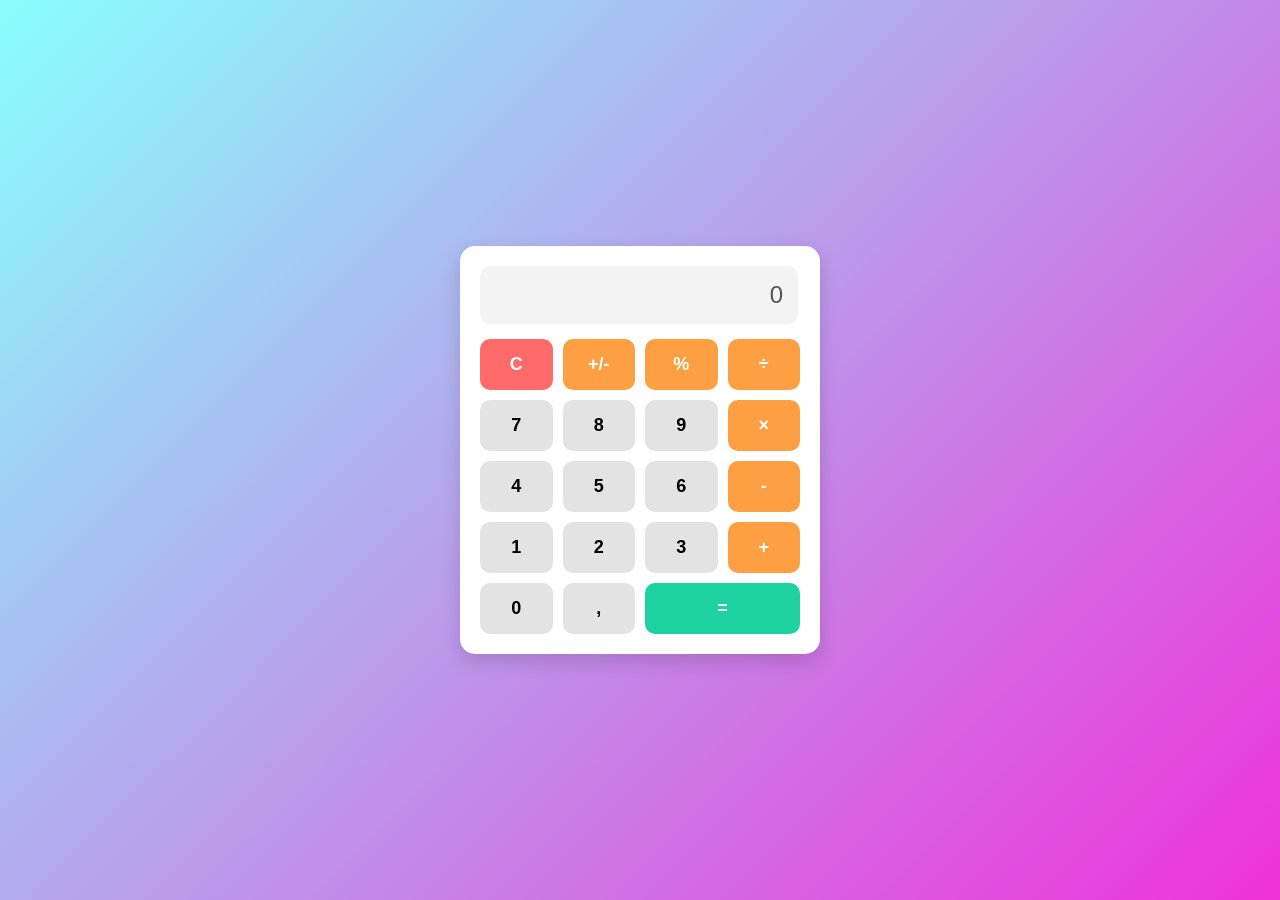
<file: calculator/index.html>
<!DOCTYPE html>
<html lang="en">
  <head>
    <meta charset="UTF-8" />
    <title>Simple Calculator</title>
    <style>
      body {
        font-family: "Poppins", sans-serif;
        display: flex;
        justify-content: center;
        align-items: center;
        height: 100vh;
        background: linear-gradient(135deg, #89fffd, #ef32d9);
        margin: 0;
      }

      .calculator {
        background: #ffffff;
        padding: 20px;
        border-radius: 15px;
        box-shadow: 0 8px 20px rgba(0, 0, 0, 0.15);
        width: 320px;
      }

      #display {
        width: 90%;
        padding: 15px;
        font-size: 24px;
        margin-bottom: 15px;
        border: none;
        border-radius: 10px;
        background: #f3f3f3;
        text-align: right;
        outline: none;
      }

      .buttons {
        display: grid;
        grid-template-columns: repeat(4, 1fr);
        gap: 10px;
      }

      button {
        padding: 15px;
        font-size: 18px;
        font-weight: bold;
        border: none;
        border-radius: 10px;
        background: #e3e3e3;
        cursor: pointer;
        transition: all 0.2s ease;
      }

      button:hover {
        background: #d0d0d0;
        transform: scale(1.05);
      }

      .operator {
        background: #ff9f43;
        color: white;
      }

      .operator:hover {
        background: #ff7f0f;
      }

      .equal {
        background: #1dd1a1;
        color: white;
        grid-column: span 2;
      }

      .equal:hover {
        background: #10ac84;
      }

      .clear {
        background: #ff6b6b;
        color: white;
      }

      .clear:hover {
        background: #ee5253;
      }
    </style>
  </head>
  <body>
    <div class="calculator">
      <input type="text" id="display" disabled value="0" readonly />
      <div class="buttons">
        <button class="clear" onclick="clearDisplay()">C</button>
        <button class="operator" onclick="toggleSign('+/-')">+/-</button>
        <button class="operator" onclick=" percentage('%')">%</button>
        <button class="operator" onclick="appendValue('/')">÷</button>

        <button onclick="appendValue('7')">7</button>
        <button onclick="appendValue('8')">8</button>
        <button onclick="appendValue('9')">9</button>
        <button class="operator" onclick="appendValue('*')">×</button>

        <button onclick="appendValue('4')">4</button>
        <button onclick="appendValue('5')">5</button>
        <button onclick="appendValue('6')">6</button>
        <button class="operator" onclick="appendValue('-')">-</button>

        <button onclick="appendValue('1')">1</button>
        <button onclick="appendValue('2')">2</button>
        <button onclick="appendValue('3')">3</button>
        <button class="operator" onclick="appendValue('+')">+</button>

        <button onclick="appendValue('0')">0</button>
        <button onclick="appendValue(',')">,</button>
        <button class="equal" onclick="calculateResult()">=</button>
      </div>
    </div>

    <script>
      const display = document.getElementById("display");
      function appendValue(val) {
        if (display.value === "0") {
          display.value = val;
          display.value += val;
        }
      }

      function clearDisplay() {
        document.getElementById("display").value = "0";
      }
      function toggleSign() {
        if (display.value) {
          display.value = String(parseFloat(display.value) * -1);
        }
      }

      function percentage() {
        const display = document.getElementById("display");
        if (display.value) {
          display.value = String(parseFloat(display.value) / 100);
        }
      }
      function calculateResult() {
        try {
          document.getElementById("display").value = eval(
            document.getElementById("display").value
          );
        } catch (error) {
          document.getElementById("display").value = "Invalid expression";
        }
      }
    </script>
  </body>
</html>
</file>
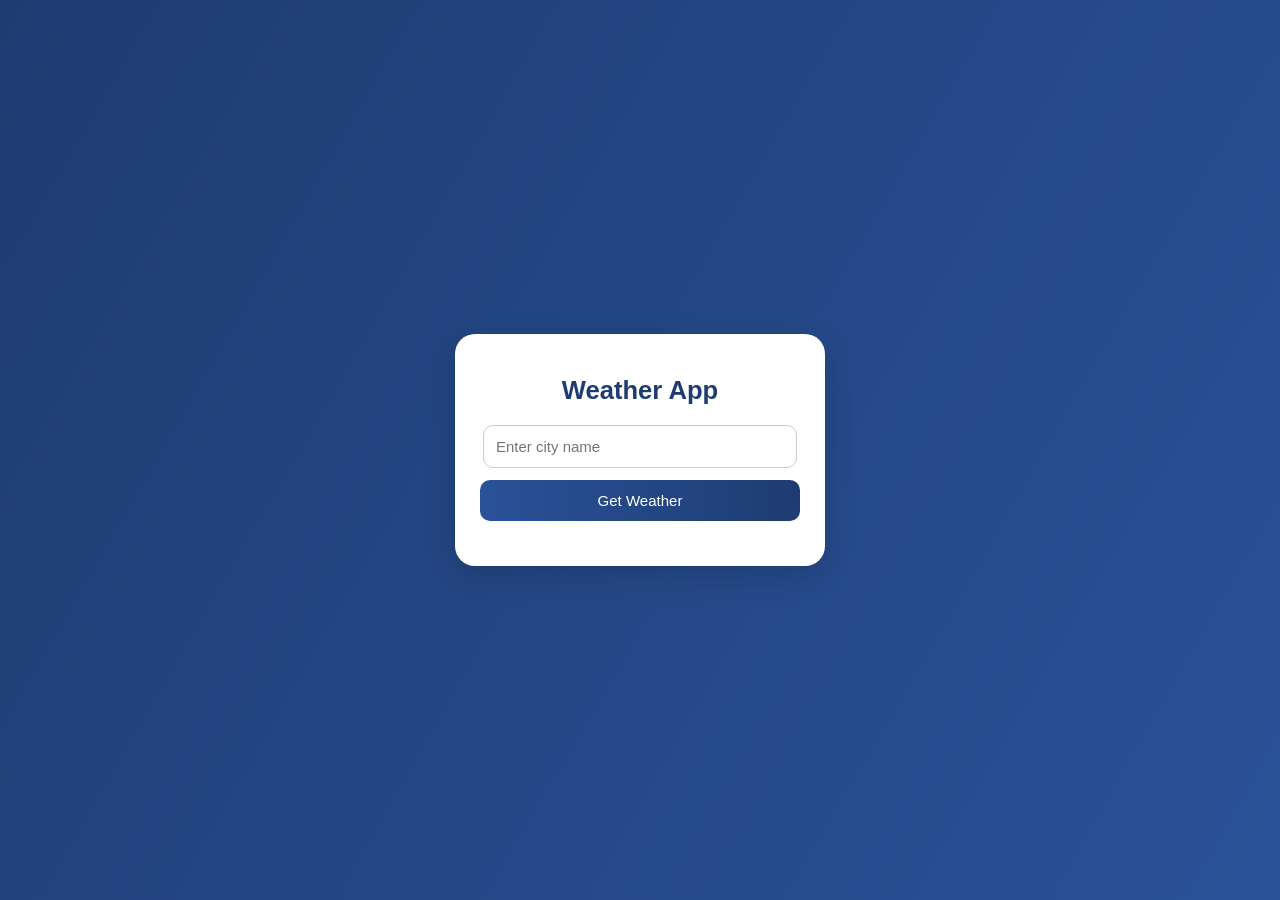
<file: weather/index.html>
<!DOCTYPE html>
<html lang="en">
  <head>
    <meta charset="UTF-8" />
    <meta name="viewport" content="width=device-width, initial-scale=1.0" />
    <title>Weather App</title>
    <link rel="stylesheet" href="style.css" />
  </head>
  <body>
    <div class="weather-card">
      <h1>Weather App</h1>
      <input type="text" id="city" placeholder="Enter city name" />
      <button onclick="getWeather()">Get Weather</button>

      <div class="weather-info" id="weather-info">
        <div id="city_name"></div>

        <div id="icon"></div>
        <div id="temp"></div>
        <div id="desc"></div>
      </div>
    </div>

    <script src="script.js"></script>
  </body>
</html>
</file>
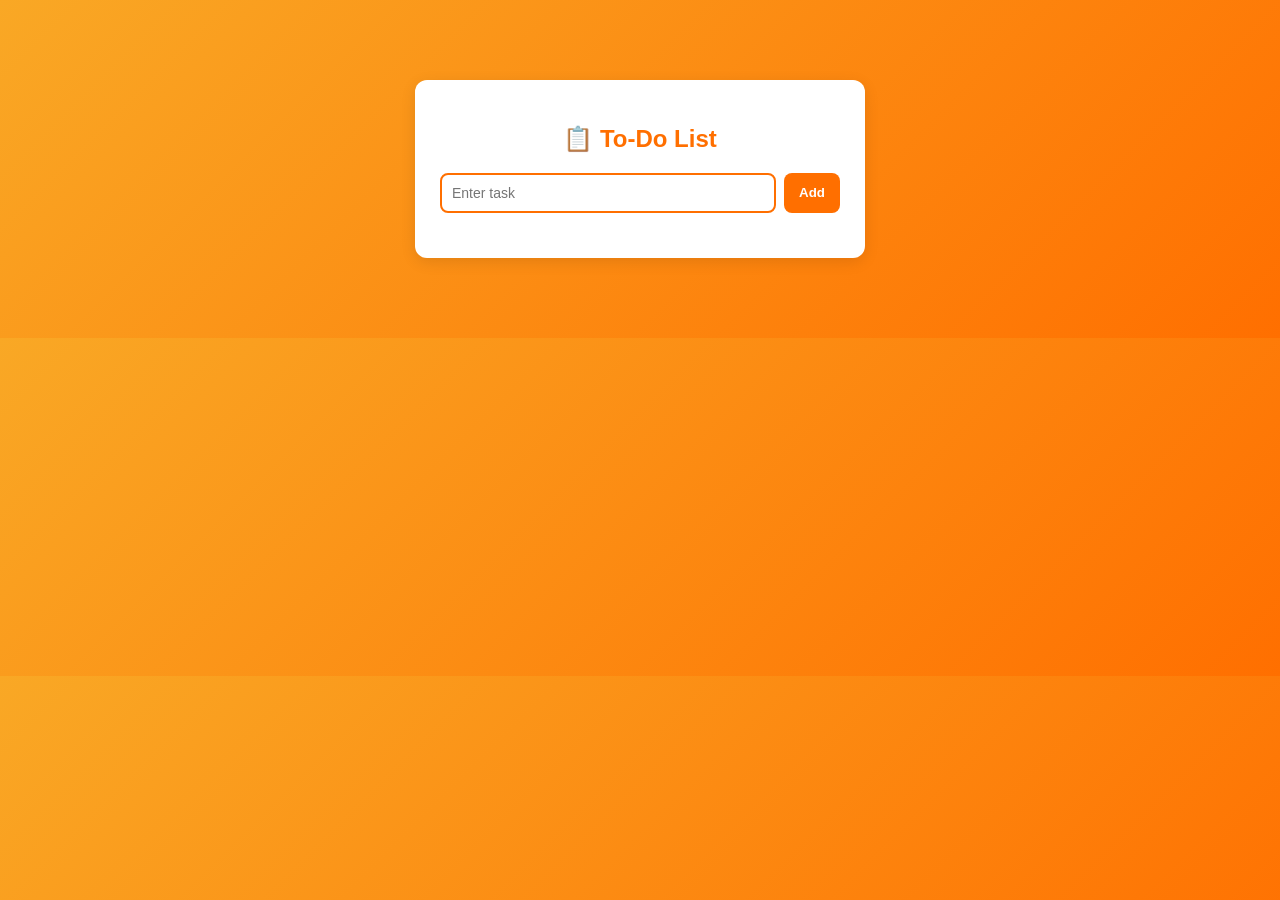
<file: ToDoApp/TodoApp.html>
<!DOCTYPE html>
<html lang="en">
  <head>
    <meta charset="UTF-8" />
    <title>To-Do App</title>
    <link rel="stylesheet" href="style.css" />
  </head>
  <body>
    <div class="container">
      <h2>📋 To-Do List</h2>
      <div style="display: flex; gap: 8px; justify-content: center">
        <input type="text" id="input-field" placeholder="Enter task" />
        <button onclick="addTask()">Add</button>
      </div>
      <ul id="li-container"></ul>

      <script src="script.js"></script>
    </div>
  </body>
</html>
</file>
<file: weather/style.css>
body {
  font-family: "Poppins", sans-serif;
  background: linear-gradient(120deg, #1e3c72, #2a5298);
  margin: 0;
  padding: 0;
  min-height: 100vh;
  display: flex;
  justify-content: center;
  align-items: center;
}

.weather-card {
  background: #ffffff;
  border-radius: 20px;
  padding: 25px;
  width: 320px;
  box-shadow: 0 10px 30px rgba(0, 0, 0, 0.15);
  text-align: center;
  transition: transform 0.3s ease;
}

.weather-card:hover {
  transform: translateY(-5px);
}

h1 {
  font-size: 1.6rem;
  margin-bottom: 20px;
  color: #1e3c72;
}

input {
  padding: 12px;
  width: 90%;
  border-radius: 10px;
  border: 1px solid #ccc;
  font-size: 15px;
  margin-bottom: 12px;
  outline: none;
  transition: border 0.3s ease;
}

input:focus {
  border-color: #2a5298;
}

button {
  background: linear-gradient(90deg, #2a5298, #1e3c72);
  color: white;
  border: none;
  padding: 12px;
  width: 100%;
  font-size: 15px;
  font-weight: 500;
  border-radius: 10px;
  cursor: pointer;
  transition: background 0.3s ease;
}

button:hover {
  background: linear-gradient(90deg, #3c64b1, #2a5298);
}

.weather-info {
  margin-top: 20px;
}

.icon {
  font-size: 55px;
  margin-bottom: 8px;
}

.temp {
  font-size: 2rem;
  font-weight: bold;
  color: #1e3c72;
}

.desc {
  font-size: 1rem;
  color: #555;
}
</file>
<file: ToDoApp/style.css>
body {
  font-family: Arial, sans-serif;
  background: linear-gradient(135deg, #f9a825, #ff6f00);
  margin: 0;
  padding: 0;
}
.container {
  max-width: 400px;
  margin: 80px auto;
  background: #fff;
  padding: 25px;
  border-radius: 12px;
  box-shadow: 0 4px 15px rgba(0, 0, 0, 0.1);
  animation: fadeIn 0.5s ease-in-out;
}
h2 {
  text-align: center;
  color: #ff6f00;
}
input {
  width: 80%;
  padding: 10px;
  border: 2px solid #ff6f00;
  border-radius: 8px;
  outline: none;
  font-size: 14px;
  transition: 0.3s;
}
input:focus {
  border-color: #f57c00;
  box-shadow: 0 0 5px rgba(245, 124, 0, 0.5);
}
button {
  padding: 10px 15px;
  background: #ff6f00;
  border: none;
  color: #fff;
  font-weight: bold;
  border-radius: 8px;
  cursor: pointer;
  transition: background 0.3s;
}
button:hover {
  background: #e65100;
}
ul {
  list-style: none;
  padding: 0;
  margin-top: 20px;
}
li {
  padding: 10px;
  background: #f9f9f9;
  margin-bottom: 8px;
  display: flex;
  justify-content: space-between;
  align-items: center;
  border-radius: 8px;
  transition: background 0.3s;
}
li:hover {
  background: #ffe0b2;
}
span {
  cursor: pointer;
  font-weight: bold;
  color: red;
  transition: 0.2s;
}
span:hover {
  transform: scale(1.2);
}
@keyframes fadeIn {
  from {
    opacity: 0;
    transform: translateY(10px);
  }
  to {
    opacity: 1;
    transform: translateY(0);
  }
}
</file>
